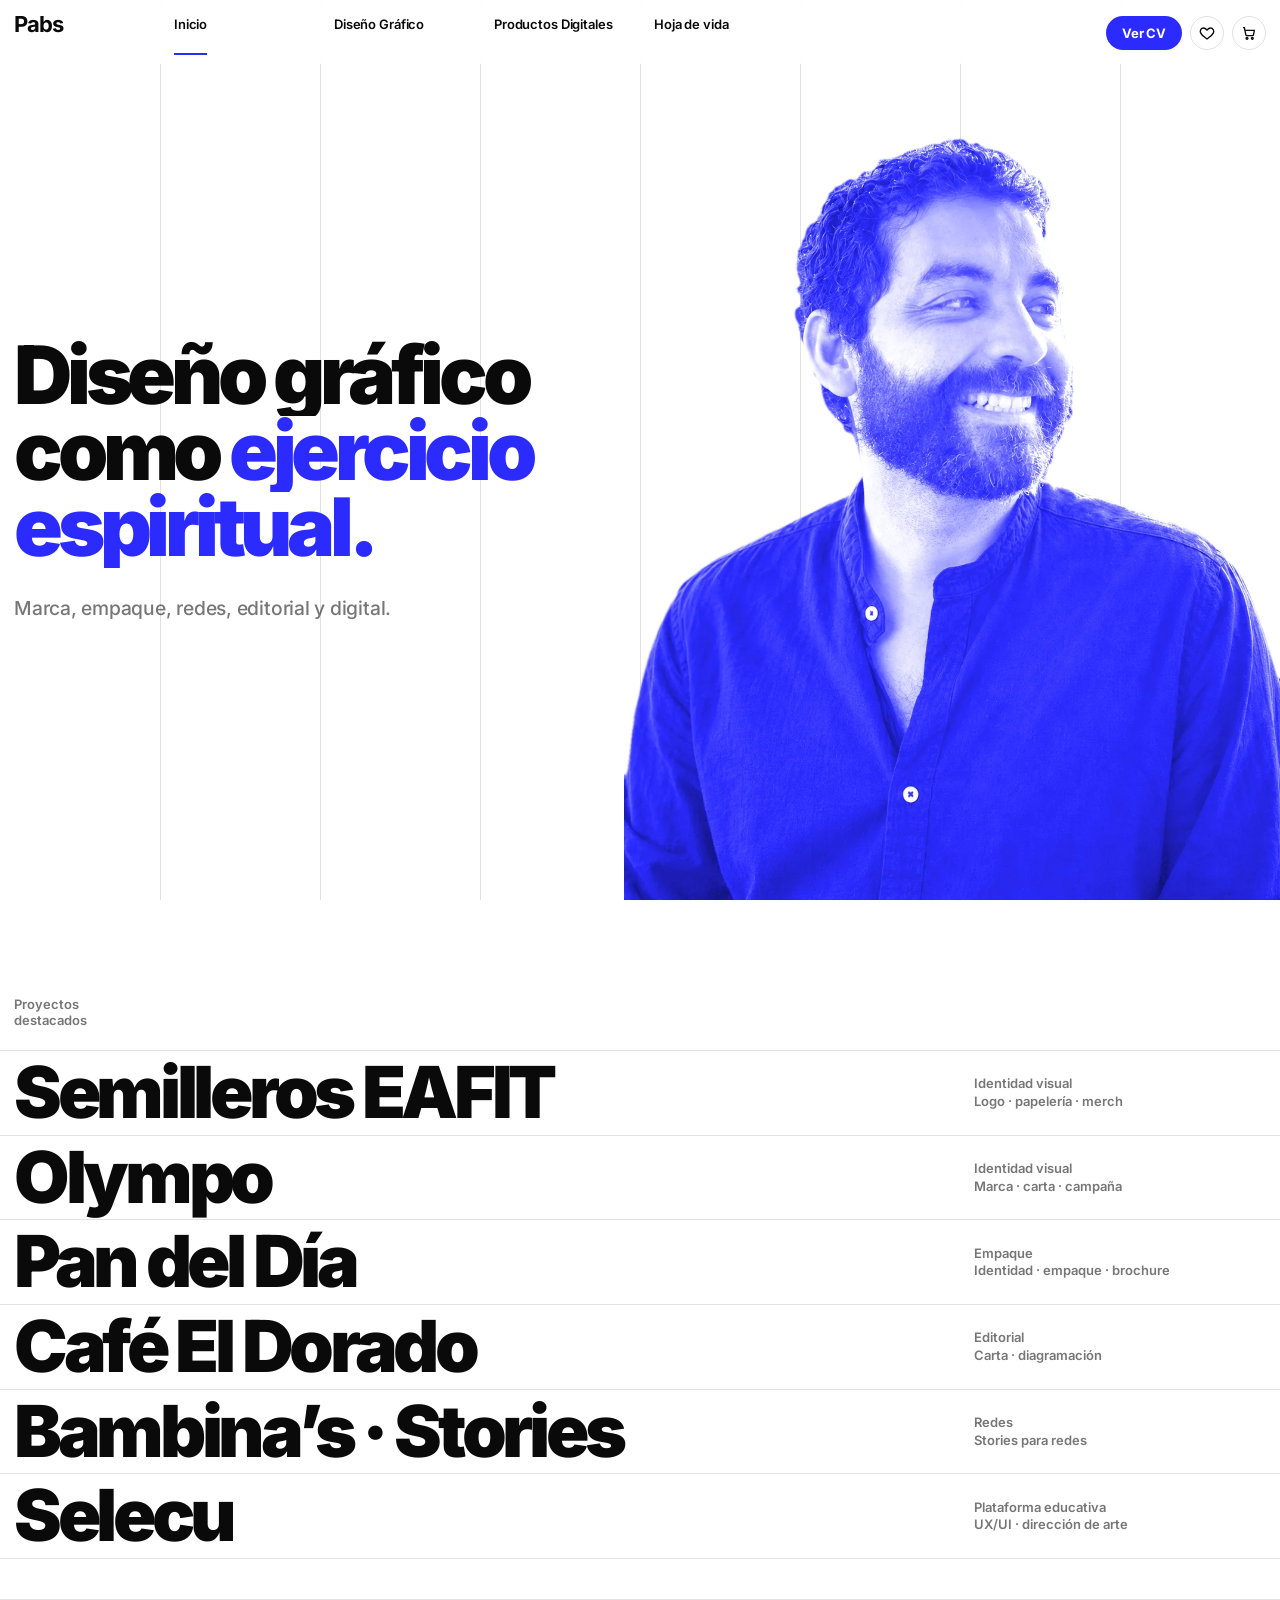
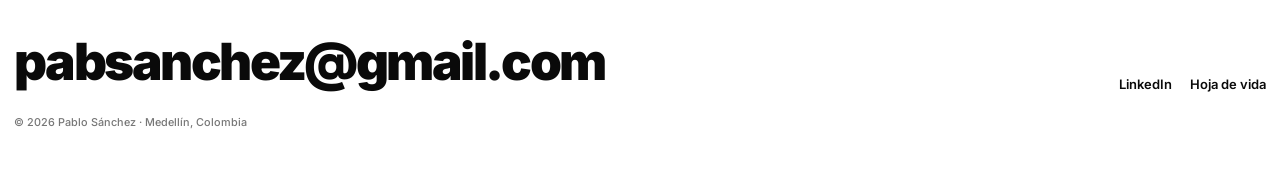
<file: index.html>
<!doctype html>
<html lang="es">
<head>
<meta charset="utf-8">
<meta name="viewport" content="width=device-width,initial-scale=1">
<title>Pablo Sánchez · Diseñador gráfico</title>
<meta name="description" content="Diseñador gráfico desde 2004: marca, empaque, redes, editorial y digital. Integra IA (Claude, ChatGPT, ElevenLabs) en su proceso creativo. Medellín, Colombia.">
<meta name="author" content="Pablo Sánchez">
<link rel="canonical" href="https://pabsanchez.com/">
<meta property="og:type" content="website">
<meta property="og:title" content="Pablo Sánchez · Diseño gráfico como ejercicio espiritual">
<meta property="og:description" content="Marca, empaque, redes, editorial y digital. Portafolio y hoja de vida.">
<meta property="og:url" content="https://pabsanchez.com/">
<meta property="og:image" content="https://pabsanchez.com/assets/img/og.jpg">
<meta property="og:locale" content="es_CO">
<meta name="twitter:card" content="summary_large_image">
<meta name="theme-color" content="#2B2BFF">
<link rel="icon" href="assets/img/favicon.svg" type="image/svg+xml">
<link rel="preload" href="assets/fonts/inter-latin-900-normal.woff2" as="font" type="font/woff2" crossorigin>
<link rel="preload" href="assets/img/pablo-duo.webp" as="image">
<link rel="stylesheet" href="assets/css/site.css">
<script type="application/ld+json">{"@context":"https://schema.org","@type":"Person","name":"Pablo Sánchez","jobTitle":"Diseñador gráfico","url":"https://pabsanchez.com/","email":"mailto:pabsanchez@gmail.com","address":{"@type":"PostalAddress","addressLocality":"Medellín","addressCountry":"CO"},"sameAs":["https://www.linkedin.com/in/pablosanchezm/"]}</script>
</head>
<body>
<div class="grid-lines" aria-hidden="true"><i></i><i></i><i></i><i></i><i></i><i></i><i></i><i></i></div>
<div class="curtain" id="curtain" aria-hidden="true"></div>

<nav class="nav cols" aria-label="Principal">
  <a class="logo" href="#inicio">Pabs</a>
  <a class="lk" href="#inicio" data-nav="inicio">Inicio</a>
  <a class="lk" href="#grafico" data-nav="grafico">Diseño Gráfico</a>
  <a class="lk" href="#digital" data-nav="digital">Productos Digitales</a>
  <a class="lk" href="#cv" data-nav="cv">Hoja de vida</a>
  <span></span>
  <div class="icons">
    <a class="cvbtn" href="#cv">Ver CV</a>
    <a class="ic" href="#favoritos" aria-label="Favoritos" id="favBtn"><svg viewBox="0 0 24 24" fill="none" stroke="currentColor" stroke-width="2"><path d="M12 21s-7.5-4.6-9.6-9.2C.9 8.4 3 4.5 6.8 4.5c2.1 0 3.6 1.2 5.2 3 1.6-1.8 3.1-3 5.2-3 3.8 0 5.9 3.9 4.4 7.3C19.5 16.4 12 21 12 21z"/></svg><span class="badge" id="favN">0</span></a>
    <a class="ic" href="#carrito" aria-label="Carrito" id="cartBtn"><svg viewBox="0 0 24 24" fill="none" stroke="currentColor" stroke-width="2"><path d="M3 4h2l2.4 11.2a1 1 0 0 0 1 .8h9.2a1 1 0 0 0 1-.8L20 8H6"/><circle cx="9" cy="20" r="1.4"/><circle cx="17" cy="20" r="1.4"/></svg><span class="badge" id="cartN">0</span></a>
  </div>
</nav>

<main>
<!-- INICIO -->
<section class="view" data-view="inicio">
  <div class="hero cols">
    <div class="txt pad">
      <h1 class="mega h1"><span class="l"><span>Diseño gráfico</span></span><span class="l"><span>como <em class="blue" style="font-style:normal">ejercicio</em></span></span><span class="l"><span class="blue">espiritual.</span></span></h1>
      <p class="lead sub">Marca, empaque, redes, editorial y digital.</p>
    </div>
    <div class="photo" id="photo"><img src="assets/img/pablo-duo.webp" alt="Pablo Sánchez"><img class="color" id="colorImg" src="assets/img/pablo-color.webp" alt="" aria-hidden="true"></div>
  </div>
  <div class="sec">
    <div class="cols label"><span class="eyebrow pad">Proyectos destacados</span></div>
    <ul class="list" id="homeList"></ul>
  </div>
</section>

<!-- CATEGORÍA GRÁFICO -->
<section class="view" data-view="grafico">
  <div class="cathead cols">
    <h1 class="ttl mega h2 pad"><span class="l"><span>Diseño</span></span><span class="l"><span class="blue">Gráfico</span></span></h1>
    <p class="intro lead pad">El diseño gráfico es el punto de encuentro entre el mensaje y quien lo recibe. Aquí están los proyectos creados para comunicar de forma clara, atractiva y estratégica: identidades, piezas impresas y contenido para redes.</p>
  </div>
  <div style="display:flex;align-items:center;flex-wrap:wrap">
    <div class="chips" id="chips"></div><span class="count" id="count"></span>
  </div>
  <div class="shop cols" id="shopG"></div>
</section>

<!-- CATEGORÍA DIGITAL -->
<section class="view" data-view="digital">
  <div class="cathead cols">
    <h1 class="ttl mega h2 pad"><span class="l"><span>Productos</span></span><span class="l"><span class="blue">Digitales</span></span></h1>
    <p class="intro lead pad">Productos digitales diseñados con un enfoque centrado en el usuario y orientado a resultados: plataformas educativas, e-commerce, inmobiliaria y salud. Investigación, diseño de interacción, prototipado y trabajo con equipos.</p>
  </div>
  <div class="shop cols" id="shopD"></div>
</section>

<!-- FICHA -->
<section class="view" data-view="p">
  <div class="pd">
    <div class="crumbs" id="crumbs"></div>
    <div class="cols">
      <div class="gal" id="pdGal"></div>
      <aside class="info" id="pdInfo"></aside>
    </div>
    <div class="next cols" id="pdNext"></div>
  </div>
</section>

<!-- CASO -->
<section class="view" data-view="caso"><div id="caseRoot"></div></section>

<!-- HOJA DE VIDA -->
<section class="view" data-view="cv">
  <div class="cvh cols">
    <h1 class="name mega"><span class="l"><span>Pablo</span></span><span class="l"><span class="blue">Sánchez</span></span></h1>
    <div class="ph"><img src="assets/img/pablo-duo.webp" alt="Pablo Sánchez"></div>
    <div class="role"><span>Diseñador gráfico · desde 2004</span><span style="color:var(--muted)">Medellín, Colombia</span><button class="dl" id="dlBtn">Descargar hoja de vida ↓</button></div>
  </div>
  <div class="cvb cols">
    <div class="cv-sidewrap" id="sideWrap"><aside class="cv-side" id="cvSide">
      <h4>Contacto</h4><p><a href="mailto:pabsanchez@gmail.com">pabsanchez@gmail.com</a><br><a href="https://www.linkedin.com/in/pablosanchezm/" target="_blank" rel="noopener">linkedin.com/in/pablosanchezm</a><br>pabsanchez.com</p>
      <h4>Idiomas</h4><p>Español · nativo<br>Inglés · B2</p>
      <h4>Herramientas</h4><div class="pills"><span>Figma</span><span>Photoshop</span><span>Illustrator</span><span>InDesign</span><span>After Effects</span><span>Premiere</span><span>Lightroom</span><span>WordPress</span><span>HTML · CSS · JS</span></div>
      <h4>Inteligencia artificial</h4><div class="pills ia"><span>Claude</span><span>ChatGPT</span><span>ElevenLabs</span></div>
      <h4>Habilidades</h4><p>Creatividad · Liderazgo · Pensamiento crítico · Trabajo en equipo · Flexibilidad</p>
      <h4>Intereses</h4><p>Música · Escritura · Lectura · Fotografía · Senderismo</p>
    </aside></div>
    <div class="cv-main">
      <h3>Sobre mí</h3>
      <div class="about lead">
        <p>Soy diseñador gráfico y combino diseño y tecnología para crear piezas visuales claras, funcionales y atractivas. Me muevo entre marca, empaque, redes, editorial y digital, apoyando en diferentes frentes a mi equipo de trabajo y manteniendo la unidad en las comunicaciones.</p>
        <p>Hoy sumo herramientas de IA (Claude, ChatGPT, ElevenLabs) para explorar ideas y producir con más agilidad micrositios, landing pages y videos, entre otras piezas, lo que aumenta la capacidad de mi equipo. Estas herramientas son parte de mi proceso, pero la dirección creativa sigue siendo mía.</p>
      </div>
      <h3>Experiencia</h3>
      <div id="stages"></div>
    </div>
    <div class="cv-edu"><ul class="edu" id="edu"></ul></div>
  </div>
</section>

<!-- FAVORITOS -->
<section class="view" data-view="favoritos">
  <div class="cart cols"><h1 class="ttl mega h2"><span class="l"><span>Favoritos</span></span></h1></div>
  <div class="shop cols" id="favGrid" style="margin-top:-50px"></div>
</section>

<!-- CARRITO -->
<section class="view" data-view="carrito">
  <div class="cart cols">
    <h1 class="ttl mega h2"><span class="l"><span>Tu <span class="blue">pedido</span></span></span></h1>
    <div class="items" id="items"></div>
    <aside class="chk" id="chk">
      <div class="box">
        <h4>Enviar solicitud</h4>
        <p>No hay pago. Me llega tu lista y te respondo con una propuesta.</p>
        <form id="form">
          <label for="fn">Nombre</label><input id="fn" required autocomplete="name">
          <label for="fe">Correo</label><input id="fe" type="email" required autocomplete="email">
          <label for="fc">Empresa (opcional)</label><input id="fc" autocomplete="organization">
          <label for="ft">¿Para cuándo?</label><select id="ft"><option>Sin prisa</option><option>Este mes</option><option>Lo antes posible</option></select>
          <label for="fm">Cuéntame un poco</label><textarea id="fm"></textarea>
          <button class="send" type="submit">Enviar pedido <span>→</span></button>
        </form>
      </div>
    </aside>
  </div>
</section>

<!-- ENVIADO -->
<section class="view" data-view="enviado">
  <div class="ok-hero">
    <div class="check"><svg viewBox="0 0 40 40"><path d="M10 21l7 7 14-15"/></svg></div>
    <h1 class="mega"><span class="l"><span>¡Pedido</span></span><span class="l"><span class="blue">enviado!</span></span></h1>
    <p class="lead" id="okMsg" style="margin:20px 0 30px;color:var(--muted);max-width:32em">Gracias. Me llegó tu pedido y te escribo pronto con una propuesta.</p>
    <a class="cta" href="#grafico">Seguir viendo proyectos →</a>
  </div>
</section>
</main>

<footer class="foot cols">
  <div class="big"><a href="mailto:pabsanchez@gmail.com">pabsanchez@gmail.com</a></div>
  <div class="links"><a href="https://www.linkedin.com/in/pablosanchezm/" target="_blank" rel="noopener">LinkedIn</a><a href="#cv">Hoja de vida</a></div>
  <small>© 2026 Pablo Sánchez · Medellín, Colombia</small>
</footer>

<dialog id="ats">
  <div class="md">
    <h3>Antes de descargar</h3>
    <p>La hoja de vida que descargas está pensada para los <b>sistemas automáticos de selección (ATS)</b> que leen los CV con inteligencia artificial. Por eso su diseño cambia: una columna, títulos estándar y texto limpio para que se lea bien.</p>
    <p>El contenido es el mismo que ves aquí.</p>
    <div class="row"><a class="pri btnl" id="atsPdf" href="assets/cv/Pablo-Sanchez-Hoja-de-vida.pdf" download>Descargar PDF</a><a class="btnl" id="atsDoc" href="assets/cv/Pablo-Sanchez-Hoja-de-vida.docx" download>Descargar Word</a><button id="atsNo">Cancelar</button></div>
  </div>
</dialog>

<div class="cdot" id="cdot"></div>
<div class="preview" id="preview"><img alt=""></div>
<div class="toast" id="toast" role="status"><i></i><span></span></div>

<script src="assets/js/site.js"></script>
<script>
/* Móvil: tocar la foto abre el color en onda desde el dedo y se cierra solo */
(()=>{if(!matchMedia('(hover:none),(pointer:coarse)').matches)return;
const old=document.getElementById('photo');if(!old)return;
const ph=old.cloneNode(true);old.replaceWith(ph);const col=ph.querySelector('.color');
col.style.clipPath='circle(0px at 50% 50%)';let busy=false;
ph.addEventListener('click',e=>{if(busy)return;busy=true;const b=ph.getBoundingClientRect(),x=e.clientX-b.left,y=e.clientY-b.top,R=Math.hypot(Math.max(x,b.width-x),Math.max(y,b.height-y));
const a=col.animate([{clipPath:`circle(0px at ${x}px ${y}px)`},{clipPath:`circle(${R}px at ${x}px ${y}px)`,offset:.15},{clipPath:`circle(${R}px at ${x}px ${y}px)`,offset:.8},{clipPath:`circle(0px at ${x}px ${y}px)`}],{duration:2300,easing:'cubic-bezier(.2,.8,.2,1)'});
a.onfinish=()=>busy=false});})();
</script>
</body>
</html>
</file>
<file: assets/css/site.css>
@font-face{font-family:Inter;font-weight:400;font-style:normal;font-display:swap;src:url("../fonts/inter-latin-400-normal.woff2") format("woff2")}
@font-face{font-family:Inter;font-weight:500;font-style:normal;font-display:swap;src:url("../fonts/inter-latin-500-normal.woff2") format("woff2")}
@font-face{font-family:Inter;font-weight:600;font-style:normal;font-display:swap;src:url("../fonts/inter-latin-600-normal.woff2") format("woff2")}
@font-face{font-family:Inter;font-weight:700;font-style:normal;font-display:swap;src:url("../fonts/inter-latin-700-normal.woff2") format("woff2")}
@font-face{font-family:Inter;font-weight:800;font-style:normal;font-display:swap;src:url("../fonts/inter-latin-800-normal.woff2") format("woff2")}
@font-face{font-family:Inter;font-weight:900;font-style:normal;font-display:swap;src:url("../fonts/inter-latin-900-normal.woff2") format("woff2")}
:root{--blue:#2B2BFF;--red:#FF3B1F;--ink:#0A0A0A;--bg:#fff;--fg:#0A0A0A;--line:rgba(10,10,10,.12);--muted:rgba(10,10,10,.56);--soft:#F3F3F6;--cols:8;--ease:cubic-bezier(.2,.8,.2,1)}
*{box-sizing:border-box;margin:0;padding:0}
html{scroll-behavior:smooth}
body{font-family:Inter,system-ui,sans-serif;background:var(--bg);color:var(--fg);-webkit-font-smoothing:antialiased;overflow-x:hidden}
img{display:block;max-width:100%}
button,input,textarea,select{font:inherit;color:inherit}
button{cursor:pointer;background:none;border:0}
a{color:inherit;text-decoration:none}
:focus-visible{outline:2px solid var(--blue);outline-offset:3px}
.grid-lines{position:fixed;inset:0;display:grid;grid-template-columns:repeat(var(--cols),1fr);pointer-events:none;z-index:0}
.grid-lines i{border-left:1px solid var(--line)}.grid-lines i:first-child{border:0}
.cols{display:grid;grid-template-columns:repeat(var(--cols),1fr)}
.pad{padding:0 14px}
main{position:relative;z-index:2}

/* Menú */
.nav{position:sticky;top:0;z-index:30;padding:16px 0 14px;background:rgba(255,255,255,.86);backdrop-filter:blur(10px);-webkit-backdrop-filter:blur(10px)}
.nav>*{padding:0 14px;font-size:13px;font-weight:600;letter-spacing:-.01em}
.nav .logo{font-weight:700;font-size:22px;letter-spacing:-.04em;line-height:1;margin-top:-3px}
.nav .lk{position:relative;width:fit-content}
.nav .lk::after{content:"";position:absolute;left:14px;right:14px;bottom:-5px;height:2px;background:var(--blue);transform:scaleX(0);transform-origin:left;transition:transform .35s var(--ease)}
.nav .lk:hover::after,.nav .lk.on::after{transform:scaleX(1)}
.icons{display:flex;gap:8px;justify-content:flex-end;align-items:center;grid-column:7 / 9}
.cvbtn{height:34px;padding:0 16px;border-radius:999px;background:var(--blue);color:#fff;font-size:13px;font-weight:700;display:inline-flex;align-items:center;transition:background .3s,transform .3s}
.cvbtn:hover{background:var(--ink);transform:translateY(-2px)}
.ic{position:relative;width:34px;height:34px;border-radius:50%;border:1px solid var(--line);display:grid;place-items:center;transition:background .3s,color .3s,transform .3s}
.ic:hover{background:var(--fg);color:var(--bg);transform:translateY(-2px)}
.ic svg{width:16px;height:16px}
.badge{position:absolute;top:-6px;right:-6px;min-width:18px;height:18px;border-radius:9px;background:var(--red);color:#fff;font-size:11px;font-weight:700;display:grid;place-items:center;padding:0 5px;transform:scale(0);transition:transform .35s cubic-bezier(.3,1.6,.5,1)}
.badge.on{transform:scale(1)}
.bump{animation:bump .5s cubic-bezier(.3,1.6,.5,1)}
@keyframes bump{40%{transform:scale(1.35)}}

/* Vistas y transición */
.view{display:none}
.view.on{display:block;animation:viewIn .7s var(--ease)}
@keyframes viewIn{from{opacity:0;transform:translateY(24px)}to{opacity:1;transform:none}}
.curtain{position:fixed;inset:0;background:var(--blue);z-index:90;transform:translateY(100%);pointer-events:none;visibility:hidden}
.curtain.go{visibility:visible}
.curtain.go{animation:curtain .8s cubic-bezier(.7,0,.2,1)}
@keyframes curtain{0%{transform:translateY(100%)}45%,55%{transform:translateY(0)}100%{transform:translateY(-100%)}}

/* Tipos */
.mega{font-weight:900;letter-spacing:-.065em;line-height:.88}
.h1{font-size:clamp(46px,7vw,124px)}
.hero .h1{font-size:clamp(44px,6.3vw,108px)}
.h2{font-size:clamp(36px,5.4vw,88px)}
.eyebrow{font-size:13px;font-weight:600;color:var(--muted)}
.lead{font-size:clamp(17px,1.5vw,21px);line-height:1.55;font-weight:450;letter-spacing:-.012em}
.blue{color:var(--blue)}
.l{display:block;overflow:hidden;padding-bottom:.06em}
.l>span{display:inline-block;transform:translateY(105%) rotate(4deg);transform-origin:left bottom}
.view.on .l>span{animation:up 1s var(--ease) forwards}
.view.on .l:nth-child(2)>span{animation-delay:.08s}.view.on .l:nth-child(3)>span{animation-delay:.16s}
@keyframes up{to{transform:none}}

/* Hero inicio */
.hero{min-height:calc(100vh - 64px);position:relative}
.hero .txt{grid-column:1 / 5;grid-row:1;align-self:center;position:relative;z-index:3}
.hero .sub{margin-top:26px;color:var(--muted);font-weight:500}
.hero .photo{grid-column:4 / 9;grid-row:1;align-self:end;position:relative;cursor:none}
.hero .photo img{width:100%;max-height:calc(100vh - 80px);object-fit:contain;object-position:right bottom;user-select:none;-webkit-user-drag:none}
.hero .photo .color{position:absolute;inset:0}
.cdot{position:fixed;left:0;top:0;width:180px;height:180px;margin:-90px 0 0 -90px;border-radius:50%;border:1.5px solid var(--red);pointer-events:none;z-index:50;opacity:0;transition:opacity .3s}

/* Lista tipográfica */
.sec{padding:96px 0 40px}
.label{margin-bottom:22px}
.list{list-style:none;border-top:1px solid var(--line)}
.list li{border-bottom:1px solid var(--line);align-items:center;cursor:pointer}
.list .t{grid-column:1 / 7;padding:6px 14px;font-weight:900;font-size:clamp(34px,5.6vw,92px);letter-spacing:-.06em;line-height:1;transition:transform .5s var(--ease),color .3s}
.list .k{grid-column:7 / 9;padding:0 14px;font-size:13px;font-weight:600;color:var(--muted);line-height:1.35}
.list li:hover .t{transform:translateX(24px);color:var(--blue)}
.preview{position:fixed;left:0;top:0;width:180px;aspect-ratio:1;border-radius:50%;border:1.5px solid var(--red);pointer-events:none;z-index:40;opacity:0;transform:translate(-50%,-50%) scale(.4);transition:opacity .3s,transform .45s var(--ease);overflow:hidden;}
.preview.on{opacity:1;transform:translate(-50%,-50%) scale(1)}
.preview img{width:100%;height:100%;object-fit:cover}

/* Categoría */
.cathead{padding:70px 0 40px}
.cathead .intro{grid-column:5 / 9;align-self:end}
.cathead .ttl{grid-column:1 / 5}
.chips{display:flex;gap:8px;flex-wrap:wrap;padding:0 14px;margin:30px 0 34px}
.chip{border:1.5px solid var(--fg);padding:9px 16px;border-radius:999px;font-size:13px;font-weight:700;transition:background .3s,color .3s}
.chip.on,.chip:hover{background:var(--fg);color:#fff}
.count{font-size:13px;font-weight:600;color:var(--muted);padding:0 14px;margin-left:auto;align-self:center}
.shop{row-gap:44px;padding-bottom:80px}
.card{grid-column:span 2;padding:0 14px;display:flex;flex-direction:column;opacity:0;transform:translateY(30px);transition:opacity .8s var(--ease),transform .8s var(--ease)}
.card.in{opacity:1;transform:none}
.card.wide{grid-column:span 4}
.card .ph{position:relative;aspect-ratio:4/5;overflow:hidden;background:var(--soft);cursor:pointer}
.card.wide .ph{aspect-ratio:16/10}
.card .ph img{width:100%;height:100%;object-fit:cover;transition:transform 1.1s var(--ease)}
.card:hover .ph img{transform:scale(1.07)}
.card .ph .view-lbl{position:absolute;left:10px;bottom:10px;background:#fff;font-size:12px;font-weight:700;padding:7px 11px;transform:translateY(10px);opacity:0;transition:.4s var(--ease)}
.card:hover .view-lbl{transform:none;opacity:1}
.tag{position:absolute;left:10px;top:10px;background:var(--blue);color:#fff;font-size:11px;font-weight:700;padding:5px 9px;letter-spacing:.03em;text-transform:uppercase}
.heart{position:absolute;top:10px;right:10px;width:36px;height:36px;border-radius:50%;background:#fff;display:grid;place-items:center;transition:transform .3s;z-index:2}
.heart:hover{transform:scale(1.1)}
.heart svg{width:18px;height:18px;fill:none;stroke:var(--ink);stroke-width:2;transition:fill .3s,stroke .3s}
.heart[aria-pressed="true"] svg{fill:var(--red);stroke:var(--red)}
.heart[aria-pressed="true"]{animation:bump .5s}
.card h3{font-size:18px;font-weight:800;letter-spacing:-.03em;margin-top:12px;cursor:pointer}
.card p{font-size:13px;color:var(--muted);margin-top:2px;margin-bottom:14px}
.card .add{margin-top:auto}
.add{margin-top:12px;width:100%;border:1.5px solid var(--fg);padding:11px 12px;font-size:13px;font-weight:700;display:flex;justify-content:space-between;align-items:center;transition:background .3s,color .3s,border-color .3s}
.add:hover{background:var(--fg);color:#fff}
.add.ok{background:var(--red);border-color:var(--red);color:#fff}

/* Ficha de proyecto */
.pd{padding:40px 0 80px}
.crumbs{padding:0 14px;font-size:13px;font-weight:600;color:var(--muted);margin-bottom:30px}
.crumbs a:hover{color:var(--blue)}
.pd .gal{grid-column:1 / 6;padding:0 14px;display:grid;gap:14px}
.pd .gal.c2{grid-template-columns:1fr 1fr}
.pd .gal img{width:100%;background:var(--soft);opacity:0;transform:translateY(40px) scale(.98);transition:opacity 1s var(--ease),transform 1s var(--ease)}
.pd .gal img.in{opacity:1;transform:none}
.pd .info{grid-column:6 / 9;padding:0 14px;position:sticky;top:90px;align-self:start}
.pd .info .tag{position:static;display:inline-block}
.pd .info h1{font-size:clamp(38px,4.4vw,72px);margin:16px 0 18px}
.pd .info .lead{font-size:16px}
.specs{list-style:none;border-top:1px solid var(--line);margin:24px 0}
.specs li{display:flex;justify-content:space-between;gap:16px;padding:11px 0;border-bottom:1px solid var(--line);font-size:13px}
.specs li b{font-weight:600;color:var(--muted)}
.specs li span{font-weight:600;text-align:right}
.btnrow{display:flex;gap:10px}
.btnrow .add{margin:0;flex:1;padding:15px 16px;font-size:14px}
.btnrow .heart{position:static;width:auto;height:auto;border:1.5px solid var(--fg);border-radius:0;padding:0 16px;background:transparent}
.next{border-top:1px solid var(--line);margin-top:70px;padding-top:24px}
.next a{display:block;padding:0 14px;grid-column:1 / 9}
.next .mega{font-size:clamp(40px,6vw,100px);transition:color .3s,transform .5s var(--ease)}
.next a:hover .mega{color:var(--blue);transform:translateX(24px)}

/* Caso digital */
.case-hero{padding:60px 0 0}
.case-hero .ttl{grid-column:1 / 9}
.case-cover{margin:40px 14px 0;overflow:hidden;position:relative;height:min(70vh,640px);grid-column:1/9}
.case-cover img{width:100%;height:120%;object-fit:cover;will-change:transform}
.case-txt{padding:80px 0}
.case-txt .k{grid-column:1 / 3;padding:0 14px;font-size:13px;font-weight:700}
.case-txt .v{grid-column:3 / 8;padding:0 14px}
.case-txt .row{padding:26px 0;border-top:1px solid var(--line)}
.case-gal{padding:0 0 80px;row-gap:14px}
.case-gal figure{padding:0 14px;grid-column:span 4}
.case-gal figure.full{grid-column:1/9}
.case-gal img{width:100%;opacity:0;transform:translateY(40px);transition:opacity 1s var(--ease),transform 1s var(--ease)}
.case-gal img.in{opacity:1;transform:none}
.case-gal figcaption{font-size:12px;font-weight:600;color:var(--muted);margin-top:8px}

/* Hoja de vida */
.cvh{padding:60px 0 50px;align-items:end}
.cvh .name{grid-column:1 / 7;padding:0 14px}
.cvh .name.mega{font-size:clamp(56px,10.5vw,176px)}
.cvh .ph{grid-column:7 / 9;padding:0 14px}
.cvh .ph img{width:100%;aspect-ratio:4/5;object-fit:cover;object-position:top}
.cvh .role{grid-column:1 / 9;padding:22px 14px 0;display:flex;gap:28px;flex-wrap:wrap;align-items:center;font-weight:600;font-size:15px}
.dl{background:var(--blue);color:#fff;padding:13px 20px;font-size:14px;font-weight:700;display:inline-flex;gap:10px;align-items:center;transition:transform .3s,background .3s;margin-left:auto}
.dl:hover{transform:translateY(-3px);background:var(--ink)}
.cvb{border-top:1px solid var(--line);padding-top:30px}
.cv-sidewrap{grid-column:1 / 3;grid-row:1 / 3;align-self:start;position:relative}
.cv-side{padding:0 14px;font-size:13.5px;line-height:1.65;position:sticky;top:90px}
.cv-side h4{font-size:12px;font-weight:700;text-transform:uppercase;letter-spacing:.08em;color:var(--muted);margin:24px 0 6px}
.cv-side h4:first-child{margin-top:0}
.cv-side a:hover{color:var(--blue)}
.cv-side .pills{display:flex;flex-wrap:wrap;gap:6px}
.cv-side .pills span{border:1px solid var(--line);padding:4px 10px;border-radius:999px;font-size:12px;font-weight:600}
.cv-side .pills.ia span{background:var(--blue);color:#fff;border-color:var(--blue)}
.cv-main{grid-column:3 / 9;grid-row:1}
.cv-edu{grid-column:3 / 9;grid-row:2}
.cv-main>h3{padding:0 14px;font-size:13px;font-weight:700;margin:0 0 12px}
.about{padding:0 14px 40px;max-width:52em}
.about p+p{margin-top:14px}
.stage{border-top:1px solid var(--line);display:grid;grid-template-columns:repeat(6,1fr);padding:20px 0 22px;cursor:pointer}
.stage .yr{grid-column:1 / 4;padding:0 14px;font-weight:900;font-size:clamp(40px,5vw,84px);letter-spacing:-.06em;line-height:.9;color:var(--blue);transition:transform .5s var(--ease)}
.stage:hover .yr{transform:translateX(12px)}
.stage .rs{grid-column:4 / 7;padding:0 14px;font-size:14px;line-height:1.45}
.stage .rs b{display:block;font-weight:700}
.stage .rs span{color:var(--muted);font-size:13px}
.stage .rs div+div{margin-top:9px}
.stage .tg{grid-column:1/-1;padding:12px 14px 0;font-size:12px;font-weight:700;color:var(--muted)}
.stage .more{grid-column:1/-1;display:grid;grid-template-rows:0fr;transition:grid-template-rows .6s var(--ease)}
.stage.open .more{grid-template-rows:1fr}
.stage .more>div{overflow:hidden}
.job{display:grid;grid-template-columns:repeat(6,1fr);padding:16px 0 0}
.job .w{grid-column:1 / 3;padding:0 14px;font-size:13px;font-weight:600;color:var(--muted)}
.job .d{grid-column:3 / 7;padding:0 14px;font-size:14px;line-height:1.55}
.job .d b{display:block;margin-bottom:2px}
.edu{list-style:none;border-top:1px solid var(--line);margin-top:50px}
.edu li{display:grid;grid-template-columns:repeat(6,1fr);border-bottom:1px solid var(--line);padding:14px 0;align-items:baseline}
.edu .y{grid-column:1 / 2;padding:0 14px;font-weight:800;color:var(--blue)}
.edu .n{grid-column:2 / 5;padding:0 14px;font-weight:800;font-size:clamp(20px,2vw,30px);letter-spacing:-.04em}
.edu .s{grid-column:5 / 7;padding:0 14px;font-size:13px;color:var(--muted);font-weight:600}
.nc{display:inline-block;font-size:11px;font-weight:700;color:var(--red);border:1px solid var(--red);padding:1px 7px;border-radius:999px;margin-left:6px;vertical-align:middle;letter-spacing:0}

/* Modal ATS */
dialog{border:0;padding:0;margin:auto;max-width:520px;width:calc(100% - 32px);background:#fff;color:var(--ink)}
dialog::backdrop{background:rgba(43,43,255,.85)}
dialog[open]{animation:viewIn .5s var(--ease)}
.md{padding:30px}
.md h3{font-size:28px;font-weight:900;letter-spacing:-.05em;line-height:1}
.md p{margin-top:14px;font-size:15px;line-height:1.55;color:#333}
.md .row{display:flex;gap:10px;margin-top:22px;flex-wrap:wrap}
.md .row button{padding:13px 18px;font-weight:700;font-size:14px;border:1.5px solid var(--ink)}
.md .row .pri{background:var(--ink);color:#fff}

/* Carrito y favoritos */
.cart{padding:60px 0 90px}
.cart .ttl{grid-column:1 / 9;padding:0 14px;margin-bottom:40px}
.items{grid-column:1 / 6;padding:0 14px}
.item{display:grid;grid-template-columns:110px 1fr auto;gap:18px;padding:16px 0;border-top:1px solid var(--line);align-items:center;animation:viewIn .5s var(--ease)}
.item img{width:110px;aspect-ratio:1;object-fit:cover;background:var(--soft)}
.item b{font-weight:800;letter-spacing:-.02em;font-size:17px}
.item small{display:block;color:var(--muted);font-size:13px;margin-top:3px}
.item .rm{font-size:13px;font-weight:700;color:var(--muted);text-decoration:underline}
.item .rm:hover{color:var(--red)}
.svc{margin-top:40px}
.svc h4{font-size:13px;font-weight:700;margin-bottom:12px}
.svc .chips{padding:0;margin:0}
.chk{grid-column:6 / 9;padding:0 14px;position:sticky;top:90px;align-self:start}
.chk .box{background:var(--soft);padding:24px}
.chk h4{font-size:20px;font-weight:900;letter-spacing:-.04em;margin-bottom:6px}
.chk p{font-size:13px;color:var(--muted);line-height:1.5}
.chk label{display:block;font-size:12px;font-weight:700;margin:16px 0 6px}
.chk input,.chk textarea,.chk select{width:100%;border:0;border-bottom:1.5px solid var(--ink);background:transparent;padding:9px 0;font-size:15px;border-radius:0}
.chk textarea{min-height:80px;resize:vertical}
.chk .send{margin-top:22px;width:100%;background:var(--blue);color:#fff;padding:16px;font-weight:800;font-size:15px;display:flex;justify-content:space-between;transition:background .3s}
.chk .send:hover{background:var(--ink)}
.empty{grid-column:1 / 9;padding:60px 14px;text-align:left}
.empty .mega{font-size:clamp(40px,6vw,96px)}
.empty p{margin:16px 0 26px;color:var(--muted)}
.cta{display:inline-flex;gap:10px;background:var(--ink);color:#fff;padding:14px 20px;font-weight:700;font-size:14px;transition:background .3s}
.cta:hover{background:var(--blue)}
.ok-hero{padding:90px 14px}
.ok-hero .mega{font-size:clamp(56px,10vw,170px)}
.check{width:84px;height:84px;border-radius:50%;background:var(--blue);display:grid;place-items:center;margin-bottom:30px}
.check svg{width:40px;stroke:#fff;stroke-width:3;fill:none;stroke-dasharray:40;stroke-dashoffset:40}
.view.on .check svg{animation:draw .8s .3s forwards}
@keyframes draw{to{stroke-dashoffset:0}}

/* Pie */
.foot{border-top:1px solid var(--line);padding:30px 0 40px;font-size:13px;font-weight:600;position:relative;z-index:2;background:#fff}
.foot .big{grid-column:1 / 6;padding:0 14px}
.foot .big a{overflow-wrap:anywhere;font-weight:900;font-size:clamp(22px,4vw,64px);letter-spacing:-.05em;transition:color .3s}
.foot .big a:hover{color:var(--blue)}
.foot .links{grid-column:6 / 9;padding:0 14px;display:flex;gap:18px;flex-wrap:wrap;align-items:end;justify-content:flex-end}
.foot .links a:hover{color:var(--blue)}
.foot small{grid-column:1/9;padding:24px 14px 0;color:var(--muted);font-weight:500}

.toast{position:fixed;left:50%;bottom:24px;transform:translate(-50%,calc(100% + 40px));visibility:hidden;background:var(--ink);color:#fff;padding:14px 20px;font-size:14px;font-weight:600;z-index:200;transition:transform .5s cubic-bezier(.2,.9,.2,1);display:flex;gap:12px;align-items:center}
.toast.on{transform:translate(-50%,0);visibility:visible}
.toast i{width:10px;height:10px;border-radius:50%;background:var(--red)}
.toast a{text-decoration:underline;margin-left:6px}
.proto{position:fixed;right:14px;bottom:14px;z-index:60;background:var(--ink);color:#fff;font-size:11px;font-weight:600;padding:7px 10px;opacity:.75}

@media (max-width:860px){
  :root{--cols:4}
  .nav .lk,.nav>span{display:none}.nav .logo{grid-column:1 / 3;grid-row:1;align-self:center}.nav .icons{grid-column:3 / 5;grid-row:1}
  .hero{min-height:auto}.hero .txt{grid-column:1/5;padding:30px 14px 20px}.hero .photo{grid-column:1/5;grid-row:2}
  .list .t{grid-column:1/5}.list .k{grid-column:1/5;padding-bottom:10px}
  .cathead .ttl,.cathead .intro{grid-column:1/5}.cathead .intro{margin-top:20px}
  .card,.card.wide{grid-column:span 4}
  .pd .gal,.pd .info{grid-column:1/5}.pd .info{position:static;margin-top:30px;order:-1}
  .case-txt .k,.case-txt .v{grid-column:1/5}.case-txt .v{margin-top:8px}.case-gal figure{grid-column:1/5}.case-gal figure.full{grid-column:1/5}
  .cvh .name{grid-column:1/5}.cvh .ph{grid-column:1/3;margin-top:20px}.cv-sidewrap{grid-column:1/5;grid-row:auto;height:auto!important}.cv-side{position:static;margin-bottom:40px}.cv-main,.cv-edu{grid-column:1/5;grid-row:auto}
  .stage .yr,.stage .rs{grid-column:1/7}.stage .rs{margin-top:10px}.job .w,.job .d{grid-column:1/7}
  .edu .y{grid-column:1/2}.edu .n{grid-column:2/7}.edu .s{grid-column:2/7}
  .items,.chk{grid-column:1/5}.chk{position:static;margin-top:40px}.item{grid-template-columns:72px 1fr auto}.item img{width:72px}
  .foot .big,.foot .links{grid-column:1/5}.foot .links{justify-content:flex-start;margin-top:16px}
  .preview,.cdot{display:none}
  .dl{margin-left:0}
}
@media (prefers-reduced-motion:reduce){*,*::before,*::after{animation:none!important;transition:none!important}.l>span{transform:none}.card,.pd .gal img,.case-gal img{opacity:1;transform:none}}

.case-hero .crumbs{grid-column:1/9}
.case-hero .eyebrow{grid-column:1/9;margin-top:14px}
.case-cta{padding:0 0 60px}
.case-cta .btnrow{grid-column:1/5}
@media (max-width:860px){.case-cta .btnrow{grid-column:1/5}}
.sending{opacity:.6;pointer-events:none}
.case-cover.contain{background:var(--soft)}.case-cover.contain img{object-fit:contain;height:100%;transform:none!important}
.case-cover.top img{object-position:top center}
.md .row .btnl{padding:13px 18px;font-weight:700;font-size:14px;border:1.5px solid var(--ink);display:inline-block}
.md .row .btnl.pri{background:var(--ink);color:#fff}
</file>
